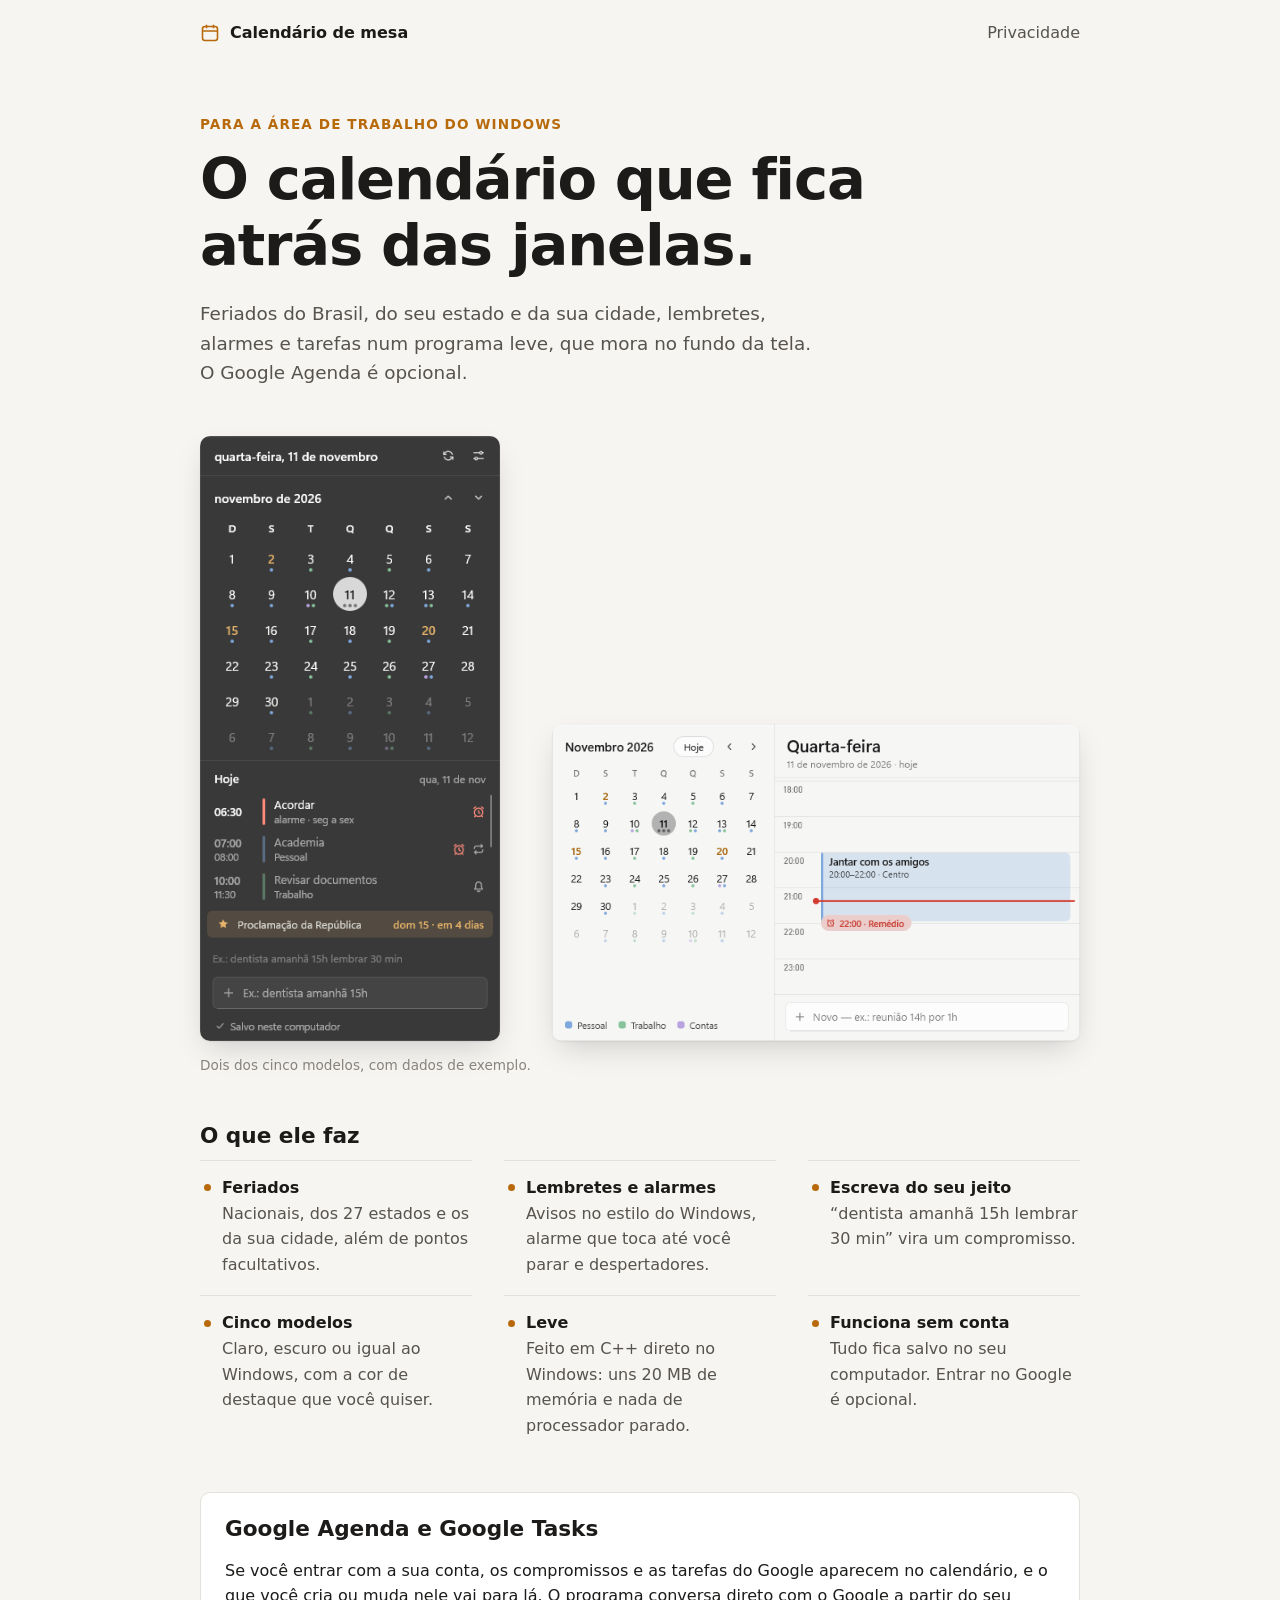
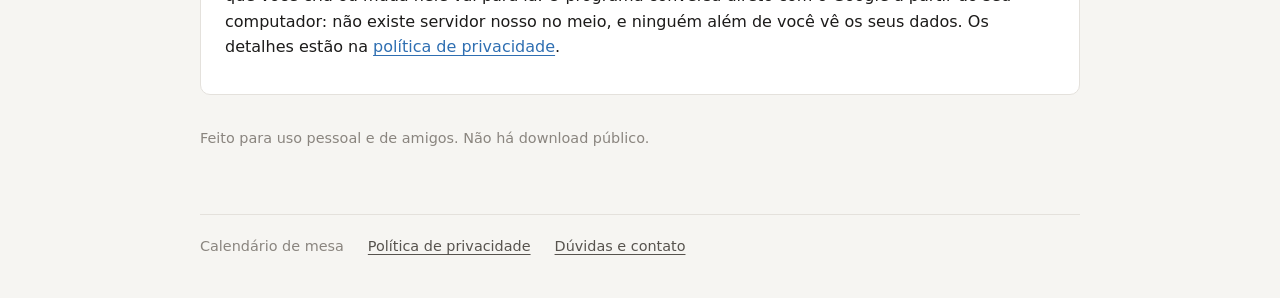
<file: index.html>
<!doctype html>
<html lang="pt-BR">
<head>
  <meta charset="utf-8">
  <meta name="viewport" content="width=device-width, initial-scale=1">
  <title>Calendário de mesa</title>
  <meta name="description" content="Calendário para a área de trabalho do Windows, com feriados, lembretes, alarmes e Google Agenda opcional.">
  <link rel="stylesheet" href="estilo.css">
</head>
<body>
  <header class="topo">
    <a class="marca" href="./">
      <svg width="20" height="20" viewBox="0 0 20 20" fill="none" stroke="currentColor" stroke-width="1.6" aria-hidden="true"><rect x="2.5" y="3.5" width="15" height="14" rx="2.5"/><path d="M2.5 8h15M6.5 1.8v3.4M13.5 1.8v3.4"/></svg>
      Calendário de mesa
    </a>
    <nav aria-label="Páginas"><a href="privacidade.html">Privacidade</a></nav>
  </header>

  <main>
    <p class="sobrelinha">Para a área de trabalho do Windows</p>
    <h1>O calendário que fica<br>atrás das janelas.</h1>
    <p class="chamada">Feriados do Brasil, do seu estado e da sua cidade, lembretes, alarmes e tarefas num programa leve,
      que mora no fundo da tela. O Google Agenda é opcional.</p>

    <figure class="vitrine">
      <img src="img/modelo1.png" width="336" height="678" alt="O calendário no modelo Fluent, escuro: o mês com os feriados em laranja e a lista de hoje.">
      <img src="img/modelo3.png" width="652" height="392" alt="O modelo Dividido, claro: o mês à esquerda e a linha do tempo do dia à direita.">
      <figcaption>Dois dos cinco modelos, com dados de exemplo.</figcaption>
    </figure>

    <h2>O que ele faz</h2>
    <ul class="recursos">
      <li><strong>Feriados</strong><span>Nacionais, dos 27 estados e os da sua cidade, além de pontos facultativos.</span></li>
      <li><strong>Lembretes e alarmes</strong><span>Avisos no estilo do Windows, alarme que toca até você parar e despertadores.</span></li>
      <li><strong>Escreva do seu jeito</strong><span>“dentista amanhã 15h lembrar 30 min” vira um compromisso.</span></li>
      <li><strong>Cinco modelos</strong><span>Claro, escuro ou igual ao Windows, com a cor de destaque que você quiser.</span></li>
      <li><strong>Leve</strong><span>Feito em C++ direto no Windows: uns 20 MB de memória e nada de processador parado.</span></li>
      <li><strong>Funciona sem conta</strong><span>Tudo fica salvo no seu computador. Entrar no Google é opcional.</span></li>
    </ul>

    <section class="cartao" aria-labelledby="google">
      <h2 id="google">Google Agenda e Google Tasks</h2>
      <p>Se você entrar com a sua conta, os compromissos e as tarefas do Google aparecem no calendário, e o que você cria
        ou muda nele vai para lá. O programa conversa direto com o Google a partir do seu computador: não existe servidor
        nosso no meio, e ninguém além de você vê os seus dados. Os detalhes estão na
        <a href="privacidade.html">política de privacidade</a>.</p>
    </section>

    <p class="nota">Feito para uso pessoal e de amigos. Não há download público.</p>
  </main>

  <footer>
    <span>Calendário de mesa</span>
    <a href="privacidade.html">Política de privacidade</a>
    <a href="https://github.com/ego903/calendario-de-mesa/issues">Dúvidas e contato</a>
  </footer>
</body>
</html>
</file>
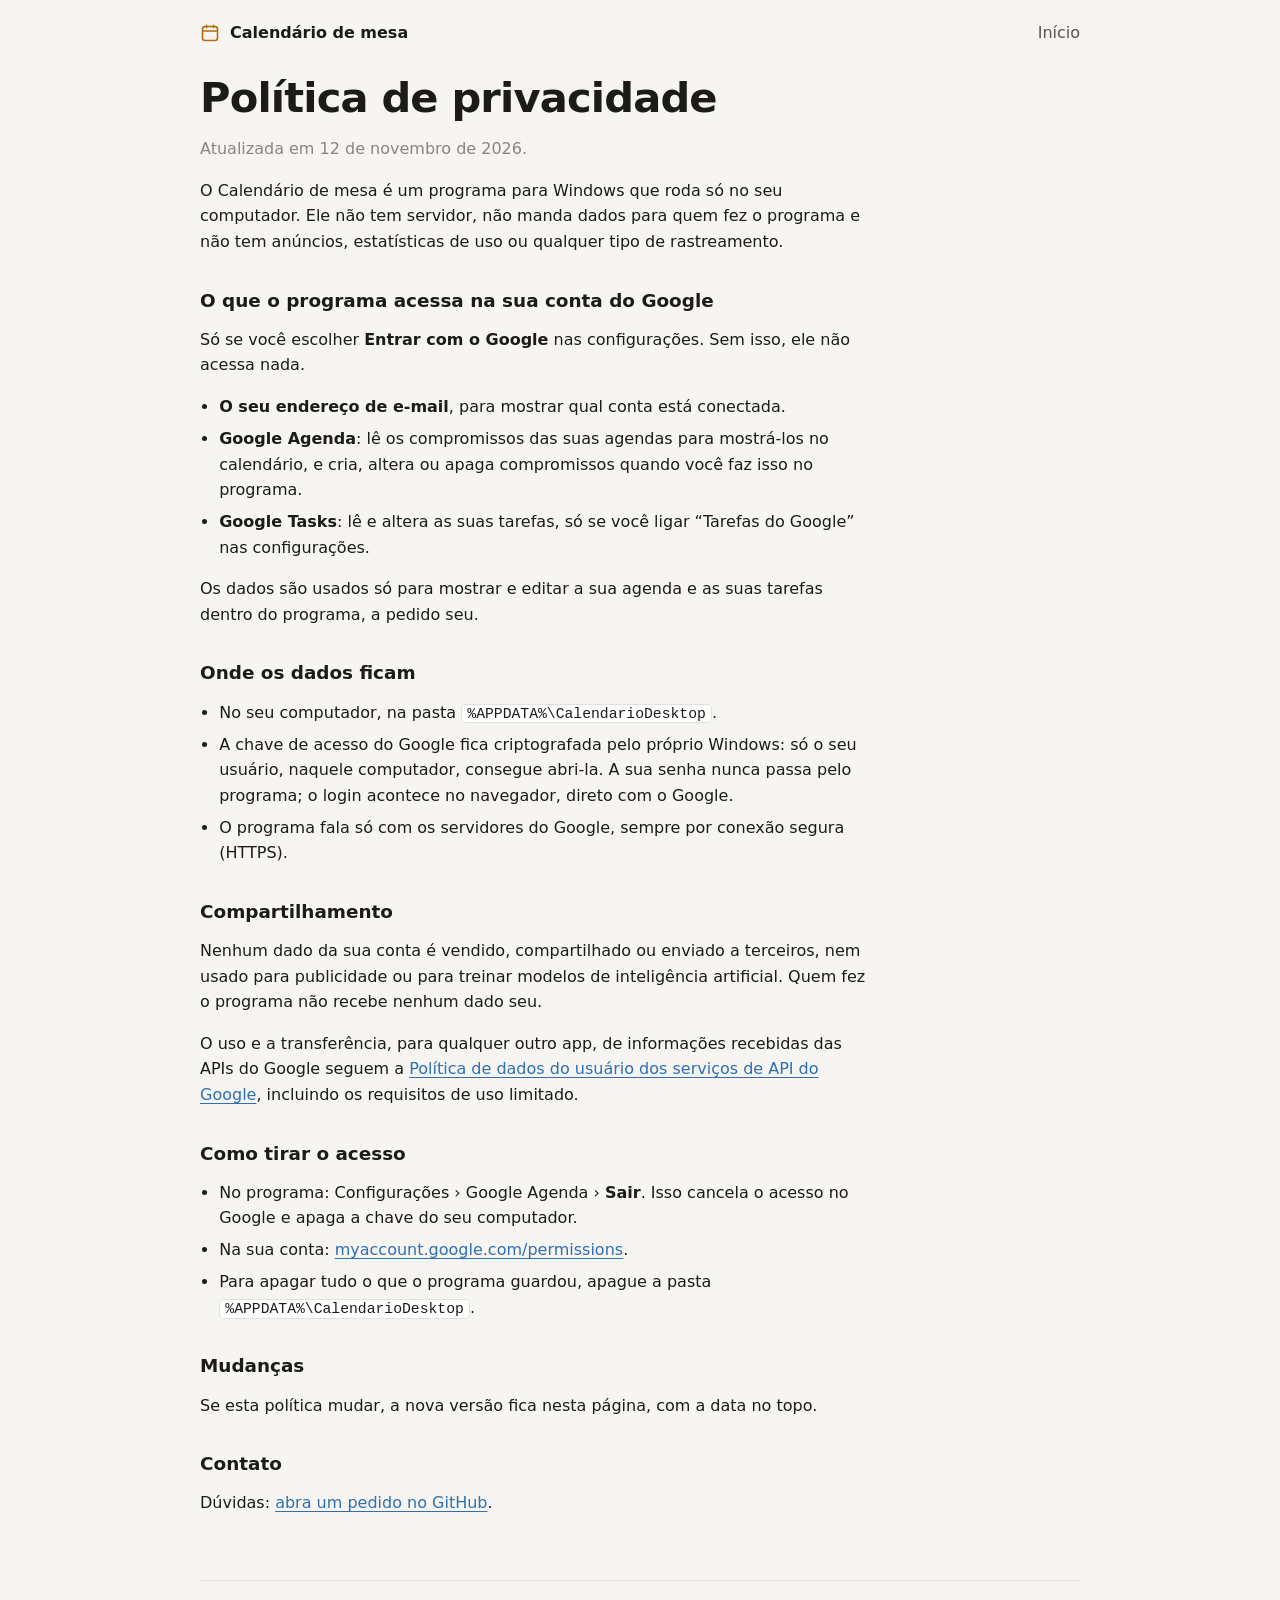
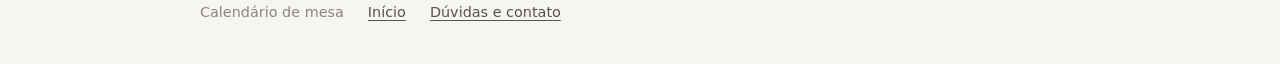
<file: privacidade.html>
<!doctype html>
<html lang="pt-BR">
<head>
  <meta charset="utf-8">
  <meta name="viewport" content="width=device-width, initial-scale=1">
  <title>Política de privacidade · Calendário de mesa</title>
  <meta name="description" content="Como o Calendário de mesa usa os dados da sua conta do Google.">
  <link rel="stylesheet" href="estilo.css">
</head>
<body>
  <header class="topo">
    <a class="marca" href="./">
      <svg width="20" height="20" viewBox="0 0 20 20" fill="none" stroke="currentColor" stroke-width="1.6" aria-hidden="true"><rect x="2.5" y="3.5" width="15" height="14" rx="2.5"/><path d="M2.5 8h15M6.5 1.8v3.4M13.5 1.8v3.4"/></svg>
      Calendário de mesa
    </a>
    <nav aria-label="Páginas"><a href="./">Início</a></nav>
  </header>

  <main>
    <article class="texto">
      <h1>Política de privacidade</h1>
      <p class="data">Atualizada em 12 de novembro de 2026.</p>

      <p>O Calendário de mesa é um programa para Windows que roda só no seu computador. Ele não tem servidor, não manda
        dados para quem fez o programa e não tem anúncios, estatísticas de uso ou qualquer tipo de rastreamento.</p>

      <h2>O que o programa acessa na sua conta do Google</h2>
      <p>Só se você escolher <strong>Entrar com o Google</strong> nas configurações. Sem isso, ele não acessa nada.</p>
      <ul>
        <li><strong>O seu endereço de e-mail</strong>, para mostrar qual conta está conectada.</li>
        <li><strong>Google Agenda</strong>: lê os compromissos das suas agendas para mostrá-los no calendário, e cria,
          altera ou apaga compromissos quando você faz isso no programa.</li>
        <li><strong>Google Tasks</strong>: lê e altera as suas tarefas, só se você ligar “Tarefas do Google” nas
          configurações.</li>
      </ul>
      <p>Os dados são usados só para mostrar e editar a sua agenda e as suas tarefas dentro do programa, a pedido seu.</p>

      <h2>Onde os dados ficam</h2>
      <ul>
        <li>No seu computador, na pasta <code>%APPDATA%\CalendarioDesktop</code>.</li>
        <li>A chave de acesso do Google fica criptografada pelo próprio Windows: só o seu usuário, naquele computador,
          consegue abri-la. A sua senha nunca passa pelo programa; o login acontece no navegador, direto com o Google.</li>
        <li>O programa fala só com os servidores do Google, sempre por conexão segura (HTTPS).</li>
      </ul>

      <h2>Compartilhamento</h2>
      <p>Nenhum dado da sua conta é vendido, compartilhado ou enviado a terceiros, nem usado para publicidade ou para
        treinar modelos de inteligência artificial. Quem fez o programa não recebe nenhum dado seu.</p>
      <p>O uso e a transferência, para qualquer outro app, de informações recebidas das APIs do Google seguem a
        <a href="https://developers.google.com/terms/api-services-user-data-policy">Política de dados do usuário dos
        serviços de API do Google</a>, incluindo os requisitos de uso limitado.</p>

      <h2>Como tirar o acesso</h2>
      <ul>
        <li>No programa: Configurações › Google Agenda › <strong>Sair</strong>. Isso cancela o acesso no Google e apaga a
          chave do seu computador.</li>
        <li>Na sua conta: <a href="https://myaccount.google.com/permissions">myaccount.google.com/permissions</a>.</li>
        <li>Para apagar tudo o que o programa guardou, apague a pasta <code>%APPDATA%\CalendarioDesktop</code>.</li>
      </ul>

      <h2>Mudanças</h2>
      <p>Se esta política mudar, a nova versão fica nesta página, com a data no topo.</p>

      <h2>Contato</h2>
      <p>Dúvidas: <a href="https://github.com/ego903/calendario-de-mesa/issues">abra um pedido no GitHub</a>.</p>
    </article>
  </main>

  <footer>
    <span>Calendário de mesa</span>
    <a href="./">Início</a>
    <a href="https://github.com/ego903/calendario-de-mesa/issues">Dúvidas e contato</a>
  </footer>
</body>
</html>
</file>
<file: estilo.css>
/* Calendário de mesa — a mesma fonte e as mesmas cores do programa (Segoe UI, feriado em laranja). */
:root {
  --papel: #f6f5f2;
  --cartao: #ffffff;
  --tinta: #1c1b1a;
  --tinta-2: #57534e;
  --tinta-3: #8a857f;
  --linha: #e4e1dc;
  --feriado: #b86a0b;
  --destaque: #2f6fb2;
  --sombra: 0 1px 2px rgb(0 0 0 / 0.06), 0 12px 32px -8px rgb(0 0 0 / 0.18);
  --raio: 10px;
  --largura: 880px;
  color-scheme: light dark;
}

@media (prefers-color-scheme: dark) {
  :root {
    --papel: #1d1c1b;
    --cartao: #272625;
    --tinta: #f1efec;
    --tinta-2: #c4c0ba;
    --tinta-3: #8f8a84;
    --linha: #3a3836;
    --feriado: #eba54a;
    --destaque: #7fb2ea;
    --sombra: 0 1px 2px rgb(0 0 0 / 0.4), 0 16px 40px -10px rgb(0 0 0 / 0.6);
  }
}

* { box-sizing: border-box; }

html { -webkit-text-size-adjust: 100%; }

body {
  margin: 0;
  background: var(--papel);
  color: var(--tinta);
  font: 400 1rem/1.6 "Segoe UI Variable Text", "Segoe UI", system-ui, -apple-system, sans-serif;
}

a { color: var(--destaque); text-underline-offset: 0.18em; }
a:hover { text-decoration-thickness: 2px; }
a:focus-visible { outline: 2px solid var(--destaque); outline-offset: 3px; border-radius: 3px; }

.topo, main, footer { width: min(var(--largura), 100% - 32px); margin-inline: auto; }

.topo {
  display: flex;
  align-items: center;
  justify-content: space-between;
  padding: 20px 0;
}

.marca {
  display: inline-flex;
  align-items: center;
  gap: 10px;
  color: var(--tinta);
  font-weight: 600;
  text-decoration: none;
}

.marca svg { color: var(--feriado); }

.topo nav a { color: var(--tinta-2); text-decoration: none; }
.topo nav a:hover { color: var(--tinta); }

h1, h2 { font-family: "Segoe UI Variable Display", "Segoe UI", system-ui, sans-serif; line-height: 1.15; }

h1 { font-size: clamp(2.1rem, 1.3rem + 3.6vw, 3.6rem); font-weight: 650; letter-spacing: -0.02em; margin: 0.2em 0 0.35em; }

h2 { font-size: 1.35rem; font-weight: 600; margin: 2.2em 0 0.5em; }

.sobrelinha {
  margin: 48px 0 0;
  color: var(--feriado);
  font-size: 0.85rem;
  font-weight: 600;
  letter-spacing: 0.08em;
  text-transform: uppercase;
}

.chamada { max-width: 34em; font-size: 1.15rem; color: var(--tinta-2); margin: 0; }

/* As duas capturas se sobrepõem um pouco, como janelas na mesa. */
.vitrine {
  display: grid;
  grid-template-columns: 2fr 3fr;
  align-items: end;
  margin: 48px 0 8px;
}

.vitrine img {
  display: block;
  width: 100%;
  height: auto;
  border-radius: var(--raio);
  box-shadow: var(--sombra);
}

.vitrine img:first-child { position: relative; z-index: 1; max-width: 300px; }
.vitrine img:last-child { margin: 0 0 40px -36px; }
.vitrine figcaption { grid-column: 1 / -1; margin-top: 14px; color: var(--tinta-3); font-size: 0.85rem; }

.recursos {
  display: grid;
  grid-template-columns: repeat(auto-fit, minmax(240px, 1fr));
  gap: 4px 32px;
  padding: 0;
  margin: 0;
  list-style: none;
}

.recursos li { padding: 14px 0 14px 22px; border-top: 1px solid var(--linha); position: relative; }

/* O pontinho do dia com compromisso, como no calendário. */
.recursos li::before {
  content: "";
  position: absolute;
  left: 4px;
  top: 1.45em;
  width: 7px;
  height: 7px;
  border-radius: 50%;
  background: var(--feriado);
}

.recursos strong { display: block; font-weight: 600; }
.recursos span { color: var(--tinta-2); }

.cartao {
  background: var(--cartao);
  border: 1px solid var(--linha);
  border-radius: var(--raio);
  padding: 4px 24px 18px;
  margin-top: 40px;
}

.cartao h2 { margin-top: 0.9em; }

.nota { color: var(--tinta-3); font-size: 0.9rem; margin: 32px 0 0; }

/* Política de privacidade: texto corrido, linha confortável. */
.texto { max-width: 42em; }
.texto h1 { font-size: clamp(1.9rem, 1.4rem + 2vw, 2.6rem); }
.texto h2 { font-size: 1.15rem; margin-top: 1.9em; }
.texto ul { padding-left: 1.2em; }
.texto li + li { margin-top: 0.4em; }
.texto code { font: 0.92em "Cascadia Mono", Consolas, monospace; background: var(--cartao); border: 1px solid var(--linha); border-radius: 4px; padding: 0.05em 0.35em; }
.data { color: var(--tinta-3); margin-top: 0; }

footer {
  margin-top: 64px;
  padding: 20px 0 40px;
  border-top: 1px solid var(--linha);
  color: var(--tinta-3);
  font-size: 0.9rem;
  display: flex;
  flex-wrap: wrap;
  gap: 8px 24px;
}

footer a { color: var(--tinta-2); }

@media (max-width: 620px) {
  .vitrine { grid-template-columns: 1fr; }
  .vitrine img:first-child { max-width: 240px; margin-inline: auto; }
  .vitrine img:last-child { margin: -48px 0 0; }
}
</file>
